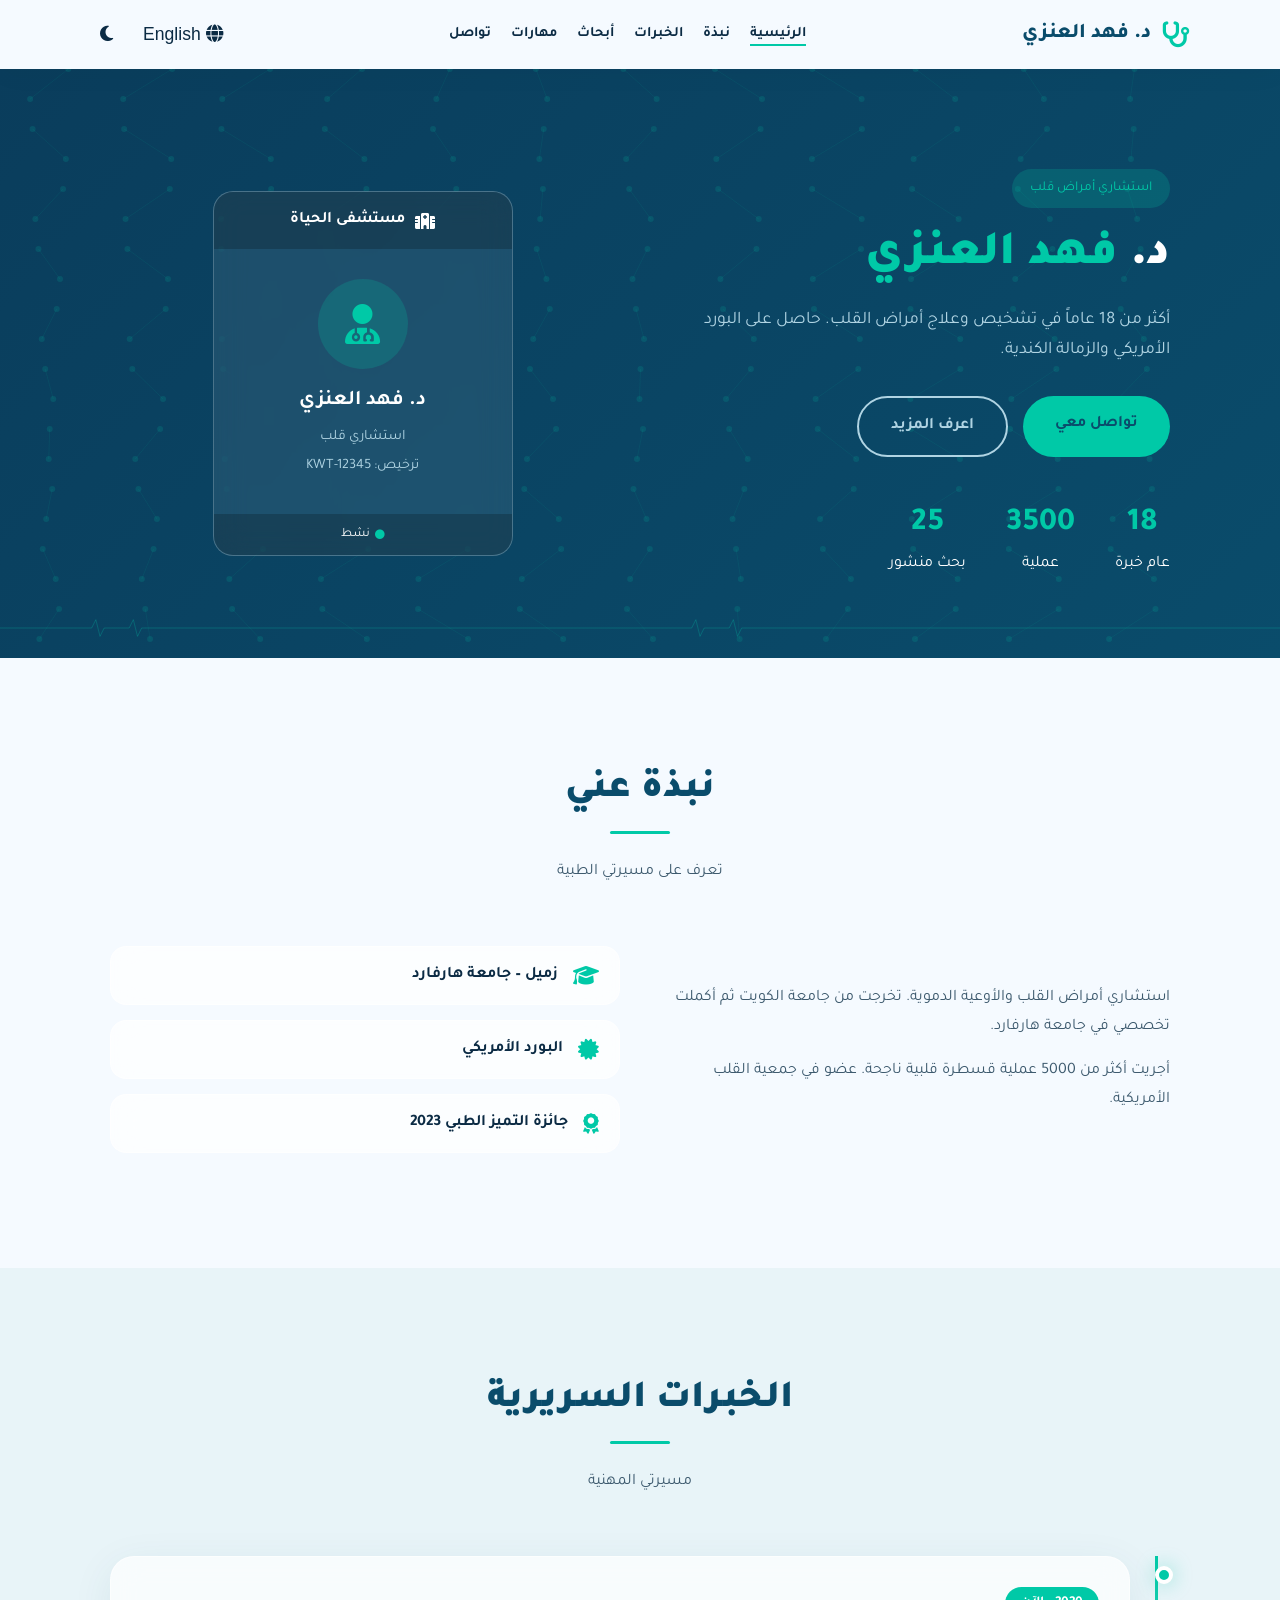
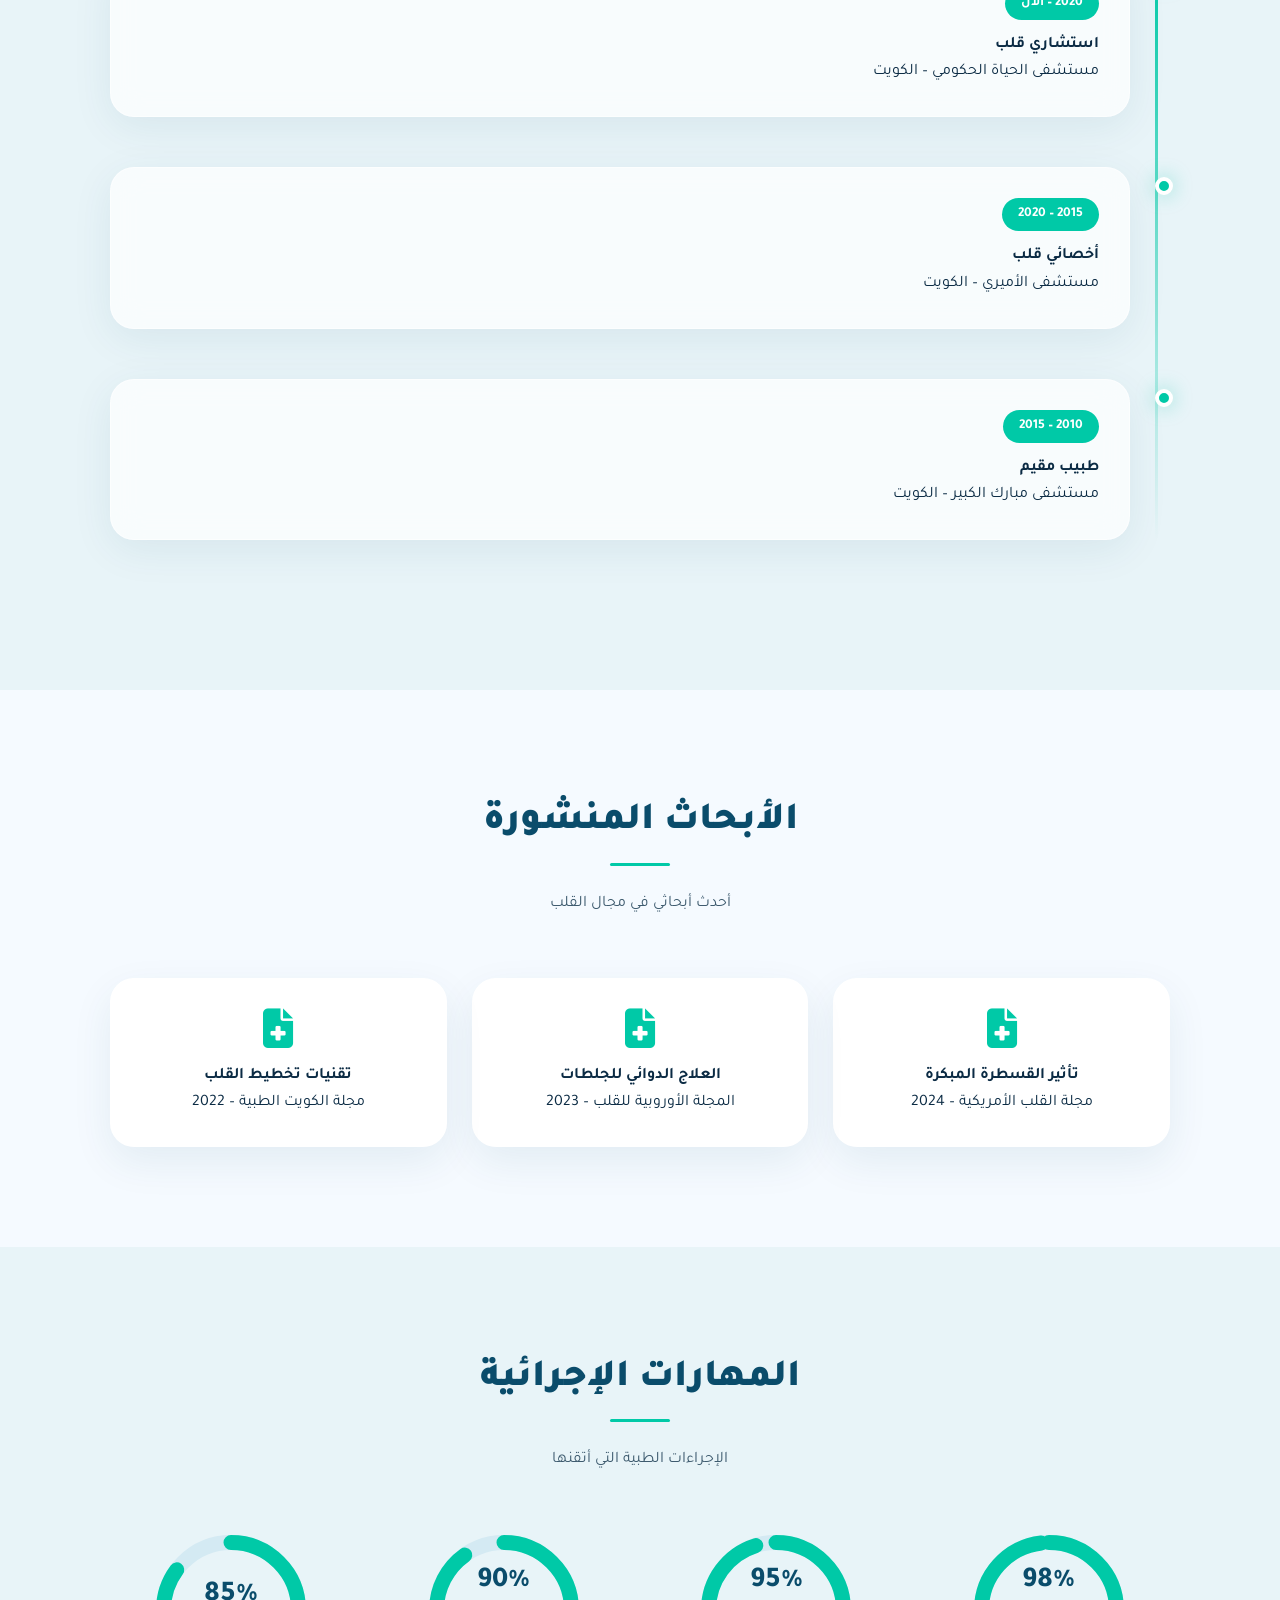
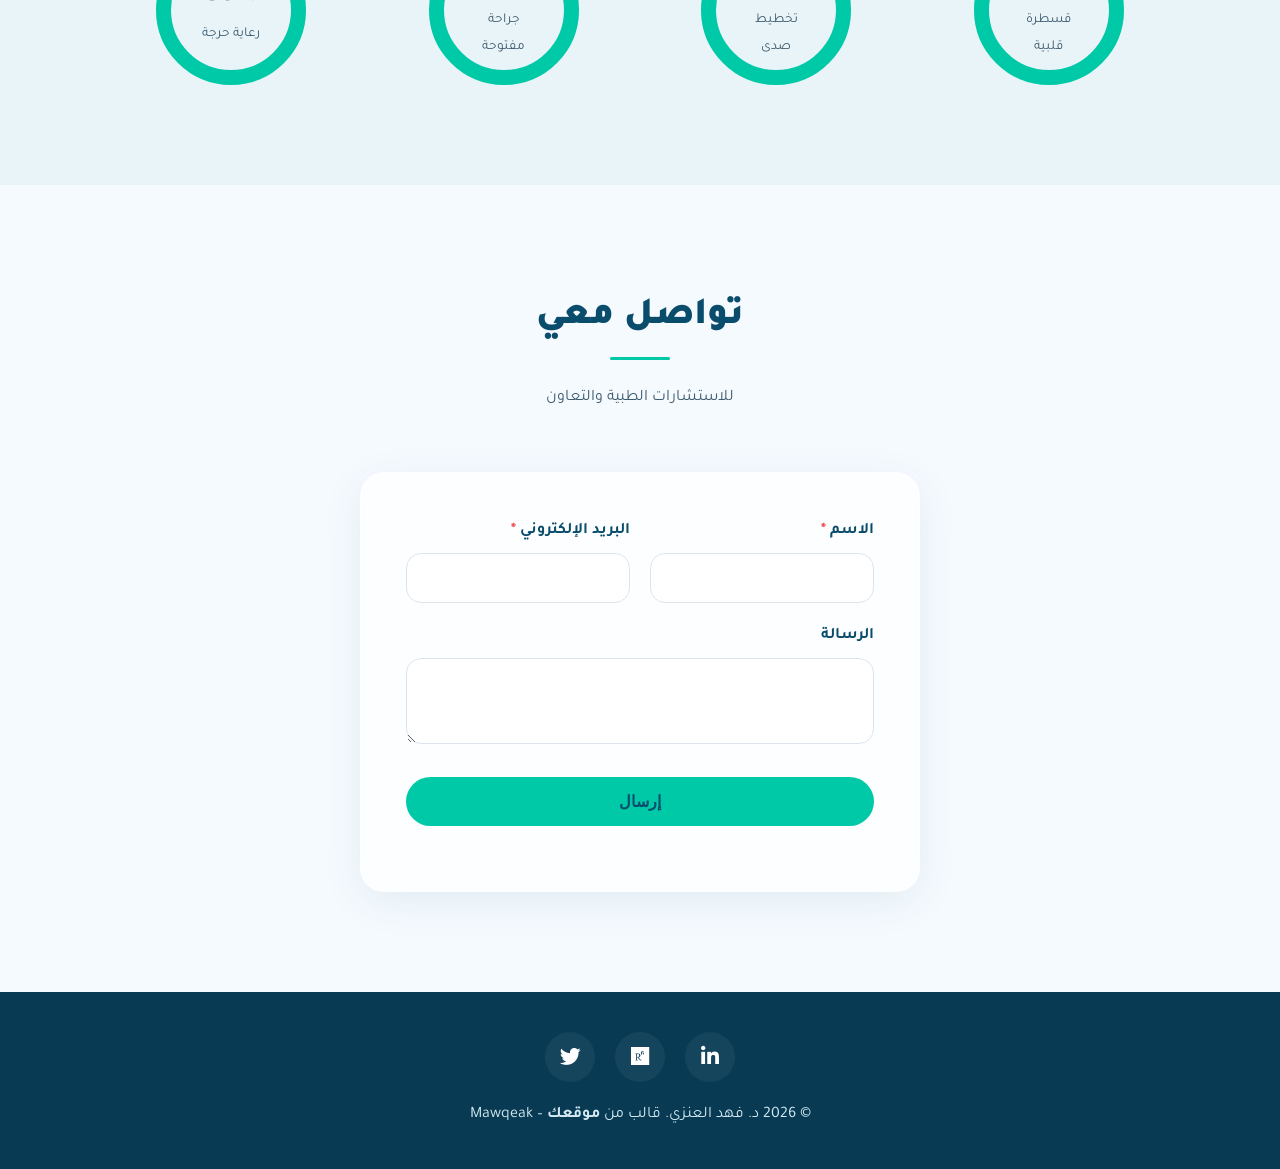
<file: index.html>
<!DOCTYPE html>
<html lang="ar" dir="rtl">
<head>
    <meta charset="UTF-8">
    <meta name="viewport" content="width=device-width, initial-scale=1.0">
    <title data-i18n="page_title">د. فهد العنزي | استشاري قلب</title>
    <link rel="icon" type="image/svg+xml" href="data:image/svg+xml,%3Csvg xmlns='http://www.w3.org/2000/svg' viewBox='0 0 100 100'%3E%3Crect width='100' height='100' rx='20' fill='%230a4c6b'/%3E%3Ctext x='50' y='65' text-anchor='middle' fill='%2300c9a7' font-size='40' font-weight='bold'%3E+%3C/text%3E%3C/svg%3E">
    <link href="https://fonts.googleapis.com/css2?family=Tajawal:wght@300;400;500;700;800;900&family=Poppins:wght@300;400;500;600;700&display=swap" rel="stylesheet">
    <link rel="stylesheet" href="https://cdnjs.cloudflare.com/ajax/libs/font-awesome/6.5.0/css/all.min.css">
    <link href="https://unpkg.com/aos@2.3.1/dist/aos.css" rel="stylesheet">
    <link rel="stylesheet" href="css/style.css">
    <link rel="stylesheet" href="css/dark-mode.css" id="dark-mode-css" disabled>
</head>
<body>
    <!-- HEADER -->
    <header class="header" id="header">
        <div class="container header-container">
            <a href="#home" class="logo">
                <i class="fas fa-stethoscope"></i>
                <span data-i18n="brand_name">د. فهد العنزي</span>
            </a>
            <nav class="nav-menu" id="navMenu">
                <ul class="nav-list">
                    <li><a href="#home" class="active" data-i18n="nav_home">الرئيسية</a></li>
                    <li><a href="#about" data-i18n="nav_about">نبذة</a></li>
                    <li><a href="#experience" data-i18n="nav_exp">الخبرات</a></li>
                    <li><a href="#research" data-i18n="nav_research">أبحاث</a></li>
                    <li><a href="#skills" data-i18n="nav_skills">مهارات</a></li>
                    <li><a href="#contact" data-i18n="nav_contact">تواصل</a></li>
                </ul>
            </nav>
            <div class="header-actions">
                <button id="langToggle" class="icon-btn"><i class="fas fa-globe"></i> <span>English</span></button>
                <button id="darkModeToggle" class="icon-btn"><i class="fas fa-moon"></i></button>
            </div>
        </div>
    </header>

    <!-- HERO -->
    <section class="hero" id="home">
        <canvas id="dnaCanvas"></canvas>
        <div class="hero-ecg"></div>
        <div class="container hero-content">
            <div class="hero-text" data-aos="fade-left">
                <span class="hero-badge" data-i18n="hero_badge">استشاري أمراض قلب</span>
                <h1><span data-i18n="hero_hello">د.</span> <span class="accent" data-i18n="hero_name">فهد العنزي</span></h1>
                <p data-i18n="hero_desc">أكثر من 18 عاماً في تشخيص وعلاج أمراض القلب. حاصل على البورد الأمريكي والزمالة الكندية.</p>
                <div class="hero-btns">
                    <a href="#contact" class="btn btn-primary" data-i18n="hero_btn1">تواصل معي</a>
                    <a href="#about" class="btn btn-outline" data-i18n="hero_btn2">اعرف المزيد</a>
                </div>
                <div class="hero-stats">
                    <div><span class="counter" data-target="18">0</span> <span data-i18n="stat_years">عام خبرة</span></div>
                    <div><span class="counter" data-target="5000">0</span> <span data-i18n="stat_surgeries">عملية</span></div>
                    <div><span class="counter" data-target="25">0</span> <span data-i18n="stat_papers">بحث منشور</span></div>
                </div>
            </div>
            <div class="hero-visual" data-aos="fade-right">
                <div class="id-card">
                    <div class="id-card-header">
                        <i class="fas fa-hospital"></i>
                        <span>مستشفى الحياة</span>
                    </div>
                    <div class="id-card-body">
                        <div class="id-avatar"><i class="fas fa-user-md"></i></div>
                        <h3 data-i18n="brand_name">د. فهد العنزي</h3>
                        <p data-i18n="id_specialty">استشاري قلب</p>
                        <p data-i18n="id_license">ترخيص: KWT-12345</p>
                    </div>
                    <div class="id-card-footer">
                        <i class="fas fa-circle" style="color:#00c9a7;font-size:0.6rem;"></i> <span>نشط</span>
                    </div>
                </div>
            </div>
        </div>
    </section>

    <!-- ABOUT with ID Card Style -->
    <section class="section" id="about">
        <div class="container">
            <div class="section-header" data-aos="fade-up">
                <h2 data-i18n="about_title">نبذة عني</h2>
                <p data-i18n="about_sub">تعرف على مسيرتي الطبية</p>
            </div>
            <div class="about-grid">
                <div class="about-text" data-aos="fade-left">
                    <p data-i18n="about_desc1">استشاري أمراض القلب والأوعية الدموية. تخرجت من جامعة الكويت ثم أكملت تخصصي في جامعة هارفارد. أؤمن بأن كل مريض يستحق رعاية استثنائية.</p>
                    <p data-i18n="about_desc2">أجريت أكثر من 5000 عملية قسطرة قلبية ناجحة. عضو في جمعية القلب الأمريكية والجمعية الأوروبية لأمراض القلب.</p>
                </div>
                <div class="about-cards" data-aos="fade-right">
                    <div class="mini-card"><i class="fas fa-graduation-cap"></i><span data-i18n="edu_harvard">زميل – جامعة هارفارد</span></div>
                    <div class="mini-card"><i class="fas fa-certificate"></i><span data-i18n="cert_board">البورد الأمريكي</span></div>
                    <div class="mini-card"><i class="fas fa-award"></i><span data-i18n="award_excellence">جائزة التميز الطبي 2023</span></div>
                </div>
            </div>
        </div>
    </section>

    <!-- EXPERIENCE Timeline -->
    <section class="section bg-light" id="experience">
        <div class="container">
            <div class="section-header" data-aos="fade-up">
                <h2 data-i18n="exp_title">الخبرات السريرية</h2>
                <p data-i18n="exp_sub">مسيرتي المهنية</p>
            </div>
            <div class="timeline">
                <div class="timeline-item" data-aos="fade-right"><div class="timeline-dot pulse"></div><div class="timeline-content glass-card"><span class="timeline-date">2020 – <span data-i18n="exp_now">الآن</span></span><h4 data-i18n="exp1_title">استشاري قلب</h4><p data-i18n="exp1_place">مستشفى الحياة الحكومي – الكويت</p></div></div>
                <div class="timeline-item" data-aos="fade-left"><div class="timeline-dot pulse"></div><div class="timeline-content glass-card"><span class="timeline-date">2015 – 2020</span><h4 data-i18n="exp2_title">أخصائي قلب</h4><p data-i18n="exp2_place">مستشفى الأميري – الكويت</p></div></div>
                <div class="timeline-item" data-aos="fade-right"><div class="timeline-dot pulse"></div><div class="timeline-content glass-card"><span class="timeline-date">2010 – 2015</span><h4 data-i18n="exp3_title">طبيب مقيم</h4><p data-i18n="exp3_place">مستشفى مبارك الكبير – الكويت</p></div></div>
            </div>
        </div>
    </section>

    <!-- RESEARCH -->
    <section class="section" id="research">
        <div class="container">
            <div class="section-header" data-aos="fade-up">
                <h2 data-i18n="research_title">الأبحاث المنشورة</h2>
                <p data-i18n="research_sub">أحدث أبحاثي في مجال القلب</p>
            </div>
            <div class="research-grid">
                <div class="research-card" data-aos="fade-up"><i class="fas fa-file-medical"></i><h4 data-i18n="paper1_title">تأثير القسطرة المبكرة</h4><p data-i18n="paper1_journal">مجلة القلب الأمريكية – 2024</p></div>
                <div class="research-card" data-aos="fade-up" data-aos-delay="100"><i class="fas fa-file-medical"></i><h4 data-i18n="paper2_title">العلاج الدوائي للجلطات</h4><p data-i18n="paper2_journal">المجلة الأوروبية للقلب – 2023</p></div>
                <div class="research-card" data-aos="fade-up" data-aos-delay="200"><i class="fas fa-file-medical"></i><h4 data-i18n="paper3_title">تقنيات تخطيط القلب</h4><p data-i18n="paper3_journal">مجلة الكويت الطبية – 2022</p></div>
            </div>
        </div>
    </section>

    <!-- SKILLS with Donut Charts -->
    <section class="section bg-light" id="skills">
        <div class="container">
            <div class="section-header" data-aos="fade-up">
                <h2 data-i18n="skills_title">المهارات الإجرائية</h2>
                <p data-i18n="skills_sub">الإجراءات الطبية التي أتقنها</p>
            </div>
            <div class="skills-grid">
                <div class="skill-donut" data-aos="zoom-in"><svg viewBox="0 0 100 100"><circle class="bg-circle" cx="50" cy="50" r="45"/><circle class="fg-circle" cx="50" cy="50" r="45" data-percent="98"/></svg><div class="donut-text"><span class="percent">98%</span><span class="label" data-i18n="skill1">قسطرة قلبية</span></div></div>
                <div class="skill-donut" data-aos="zoom-in" data-aos-delay="100"><svg viewBox="0 0 100 100"><circle class="bg-circle" cx="50" cy="50" r="45"/><circle class="fg-circle" cx="50" cy="50" r="45" data-percent="95"/></svg><div class="donut-text"><span class="percent">95%</span><span class="label" data-i18n="skill2">تخطيط صدى</span></div></div>
                <div class="skill-donut" data-aos="zoom-in" data-aos-delay="200"><svg viewBox="0 0 100 100"><circle class="bg-circle" cx="50" cy="50" r="45"/><circle class="fg-circle" cx="50" cy="50" r="45" data-percent="90"/></svg><div class="donut-text"><span class="percent">90%</span><span class="label" data-i18n="skill3">جراحة مفتوحة</span></div></div>
                <div class="skill-donut" data-aos="zoom-in" data-aos-delay="300"><svg viewBox="0 0 100 100"><circle class="bg-circle" cx="50" cy="50" r="45"/><circle class="fg-circle" cx="50" cy="50" r="45" data-percent="85"/></svg><div class="donut-text"><span class="percent">85%</span><span class="label" data-i18n="skill4">رعاية حرجة</span></div></div>
            </div>
        </div>
    </section>

    <!-- CONTACT -->
    <section class="section booking" id="contact">
        <div class="container booking-container">
            <div class="section-header" data-aos="fade-down">
                <h2 data-i18n="contact_title">تواصل معي</h2>
                <p data-i18n="contact_sub">للاستشارات الطبية والتعاون</p>
            </div>
            <form id="bookingForm" class="booking-form glass-card" data-aos="zoom-in">
                <div class="form-row">
                    <div class="form-group required-field"><label data-i18n="form_name">الاسم</label><input type="text" id="name" required></div>
                    <div class="form-group required-field"><label data-i18n="form_email">البريد الإلكتروني</label><input type="email" id="email" required></div>
                </div>
                <div class="form-group full"><label data-i18n="form_msg">الرسالة</label><textarea id="message" rows="3"></textarea></div>
                <button type="button" class="btn btn-primary btn-block" data-i18n="form_submit" onclick="submitContact()">إرسال</button>
                <div id="formFeedback" class="form-feedback"></div>
            </form>
        </div>
    </section>

    <!-- FOOTER -->
    <footer class="footer">
        <div class="container footer-content">
            <div class="social-links">
                <a href="#"><i class="fab fa-linkedin-in"></i></a>
                <a href="#"><i class="fab fa-researchgate"></i></a>
                <a href="#"><i class="fab fa-twitter"></i></a>
            </div>
            <p data-i18n="copyright">© 2026 د. فهد العنزي. قالب من <strong>موقعك</strong> – Mawqeak</p>
        </div>
    </footer>

    <!-- BOTTOM NAV -->
    <nav class="bottom-nav" id="bottomNav">
        <a href="#home" class="bottom-nav-item active"><i class="fas fa-home"></i><span data-i18n="nav_home">الرئيسية</span></a>
        <a href="#experience" class="bottom-nav-item"><i class="fas fa-briefcase"></i><span data-i18n="nav_exp">خبرات</span></a>
        <a href="#research" class="bottom-nav-item"><i class="fas fa-flask"></i><span data-i18n="nav_research">أبحاث</span></a>
        <a href="#contact" class="bottom-nav-item"><i class="fas fa-envelope"></i><span data-i18n="nav_contact">تواصل</span></a>
    </nav>

    <script src="https://unpkg.com/aos@2.3.1/dist/aos.js"></script>
    <script src="js/lang.js"></script>
    <script src="js/main.js"></script>
</body>
</html>
</file>
<file: css/style.css>
:root {
    --primary: #0a4c6b;
    --primary-dark: #083b53;
    --accent: #00c9a7;
    --accent-hover: #00b894;
    --bg: #f5faff;
    --bg-secondary: #e8f4f8;
    --text: #0b2b44;
    --text-light: #3d5a6e;
    --card-bg: #ffffff;
    --glass-bg: rgba(255,255,255,0.7);
    --glass-border: rgba(255,255,255,0.5);
    --glass-shadow: 0 10px 40px rgba(10,76,107,0.08);
    --header-bg: rgba(245,250,255,0.9);
    --radius: 24px;
    --transition: 0.3s ease;
}
html{scroll-behavior: smooth;}
* { margin:0; padding:0; box-sizing:border-box; }
body { font-family: 'Tajawal', sans-serif; background: var(--bg); color: var(--text); line-height:1.7; }
.container { max-width:1100px; margin:0 auto; padding:0 20px; }
a { text-decoration:none; color:inherit; }

/* Header */
.header { background: var(--header-bg); backdrop-filter: blur(20px); box-shadow:0 5px 30px rgba(0,0,0,0.03); position:sticky; top:0; z-index:1000; transition: transform 0.4s ease; }
.header-hidden { transform: translateY(-100%); }
.header-container { display:flex; align-items:center; justify-content:space-between; padding:14px 0; }
.logo { display:flex; align-items:center; gap:10px; font-size:1.3rem; font-weight:800; color:var(--primary); }
.logo i { font-size:1.6rem; color:var(--accent); }
.nav-list { display:flex; gap:20px; list-style:none; }
.nav-list a { font-weight:600; color:var(--text); padding-bottom:5px; position:relative; font-size:0.9rem; }
.nav-list a::after { content:''; position:absolute; bottom:0; left:0; width:0; height:2px; background:var(--accent); transition:width var(--transition); }
.nav-list a:hover::after, .nav-list a.active::after { width:100%; }
.header-actions { display:flex; align-items:center; gap:10px; }
.icon-btn { background:transparent; border:none; font-size:1.1rem; cursor:pointer; color:var(--text); padding:10px; border-radius:50%; transition:all var(--transition); }
.icon-btn:hover { background:rgba(0,201,167,0.1); color:var(--accent); }

/* Hero */
.hero { background: linear-gradient(135deg, #0a3d5c, #0a4c6b); color:#fff; padding:100px 0 80px; position:relative; overflow:hidden; }
#dnaCanvas { position:absolute; top:0; left:0; width:100%; height:100%; z-index:0; }
.hero-ecg { position:absolute; bottom:0; left:0; width:100%; height:60px; z-index:1; background: url("data:image/svg+xml,%3Csvg xmlns='http://www.w3.org/2000/svg' viewBox='0 0 1440 60'%3E%3Cpath d='M0 30 L200 30 L220 30 L230 10 L240 50 L250 30 L260 30 L300 30 L310 30 L320 10 L330 50 L340 30 L350 30 L1440 30' fill='none' stroke='rgba(0,201,167,0.3)' stroke-width='2'/%3E%3C/svg%3E") repeat-x; background-size: 600px 60px; animation: ecgMove 4s linear infinite; }
@keyframes ecgMove { 0% { background-position: 0 0; } 100% { background-position: 600px 0; } }
.hero-content { position:relative; z-index:2; display:flex; align-items:center; gap:50px; }
.hero-text { flex:1; }
.hero-badge { display:inline-block; background:rgba(0,201,167,0.2); color:var(--accent); padding:8px 18px; border-radius:20px; font-size:0.85rem; margin-bottom:20px; }
.hero-text h1 { font-size:3rem; font-weight:900; line-height:1.2; margin-bottom:20px; }
.hero-text .accent { color:var(--accent); }
.hero-text p { font-size:1.1rem; color:#b0d4e3; margin-bottom:30px; }
.hero-btns { display:flex; gap:15px; flex-wrap:wrap; }
.btn { display:inline-block; padding:15px 32px; border-radius:50px; font-weight:700; text-align:center; transition:all 0.3s ease; cursor:pointer; border:none; font-size:1rem; position:relative; overflow:hidden; }
.btn-primary { background:var(--accent); color:#0a4c6b; }
.btn-primary:hover { background:var(--accent-hover); transform:translateY(-3px); box-shadow:0 15px 30px rgba(0,201,167,0.4); }
.btn-outline { border:2px solid #b0d4e3; color:#b0d4e3; background:transparent; }
.btn-outline:hover { background:#fff; color:var(--primary); transform:translateY(-3px); }
.btn-block { width:100%; }
.hero-stats { display:flex; gap:40px; margin-top:40px; }
.hero-stats div { text-align:center; }
.hero-stats span:first-child { display:block; font-size:2rem; font-weight:800; color:var(--accent); }

/* ID Card */
.hero-visual { flex:1; text-align:center; }
.id-card { width:300px; margin:0 auto; background:rgba(255,255,255,0.08); backdrop-filter: blur(15px); border-radius:20px; overflow:hidden; border:1px solid rgba(255,255,255,0.2); transition:0.4s; }
.id-card:hover { transform:translateY(-5px); box-shadow:0 20px 50px rgba(0,0,0,0.3); }
.id-card-header { background:rgba(0,0,0,0.2); padding:15px; display:flex; align-items:center; gap:10px; justify-content:center; font-weight:700; }
.id-card-body { padding:30px 20px; text-align:center; }
.id-avatar { width:90px; height:90px; border-radius:50%; background:rgba(0,201,167,0.2); display:flex; align-items:center; justify-content:center; margin:0 auto 15px; font-size:2.5rem; color:var(--accent); }
.id-card-body h3 { font-size:1.3rem; margin-bottom:5px; }
.id-card-body p { color:#b0d4e3; font-size:0.9rem; margin-bottom:5px; }
.id-card-footer { background:rgba(0,0,0,0.2); padding:10px; text-align:center; font-size:0.8rem; display:flex; align-items:center; justify-content:center; gap:5px; }

/* Sections */
.section { padding:100px 0; }
.bg-light { background:var(--bg-secondary); }
.section-header { text-align:center; margin-bottom:60px; }
.section-header h2 { font-size:2.4rem; font-weight:900; color:var(--primary); margin-bottom:15px; position:relative; display:inline-block; }
.section-header h2::after { content:''; position:absolute; bottom:-10px; left:50%; transform:translateX(-50%); width:60px; height:3px; background:var(--accent); border-radius:10px; }
.section-header p { color:var(--text-light); margin-top:20px; }

/* About */
.about-grid { display:grid; grid-template-columns:1fr 1fr; gap:40px; align-items:center; }
.about-text p { color:var(--text-light); margin-bottom:15px; line-height:1.8; }
.mini-card { background:var(--glass-bg); backdrop-filter: blur(15px); border:1px solid var(--glass-border); border-radius:16px; padding:15px 20px; margin-bottom:15px; display:flex; align-items:center; gap:15px; font-weight:600; transition:0.3s; }
.mini-card:hover { transform:translateX(-5px); background:var(--accent); color:#fff; }
.mini-card i { color:var(--accent); font-size:1.3rem; }
.mini-card:hover i { color:#fff; }

/* Timeline */
.timeline { position:relative; }
[dir="rtl"] .timeline { padding-right:40px; }
[dir="rtl"] .timeline::before { right:12px; }
[dir="rtl"] .timeline-dot { right:-43px; }
[dir="ltr"] .timeline { padding-left:40px; }
[dir="ltr"] .timeline::before { left:12px; }
[dir="ltr"] .timeline-dot { left:-43px; }
.timeline::before { content:''; position:absolute; top:0; bottom:0; width:3px; background:linear-gradient(180deg, var(--accent), transparent); }
.timeline-item { position:relative; margin-bottom:50px; }
.timeline-dot { position:absolute; top:10px; width:18px; height:18px; border-radius:50%; background:var(--accent); border:4px solid #fff; box-shadow:0 0 20px rgba(0,201,167,0.4); }
.timeline-dot.pulse { animation:pulse 2s infinite; }
@keyframes pulse { 0%{box-shadow:0 0 0 0 rgba(0,201,167,0.4);} 70%{box-shadow:0 0 0 20px rgba(0,201,167,0);} 100%{box-shadow:0 0 0 0 rgba(0,201,167,0);} }
.glass-card { background:var(--glass-bg); backdrop-filter: blur(15px); border:1px solid var(--glass-border); border-radius:var(--radius); padding:30px; box-shadow:var(--glass-shadow); transition:0.3s; }
.glass-card:hover { transform:translateY(-5px); box-shadow:0 20px 50px rgba(10,76,107,0.15); }
.timeline-date { display:inline-block; padding:5px 16px; background:var(--accent); color:#fff; border-radius:20px; font-size:0.85rem; font-weight:700; margin-bottom:12px; }

/* Research */
.research-grid { display:grid; grid-template-columns:repeat(auto-fit, minmax(280px,1fr)); gap:25px; }
.research-card { background:var(--card-bg); border-radius:var(--radius); padding:30px; text-align:center; box-shadow:0 15px 40px rgba(10,76,107,0.08); transition:0.3s; }
.research-card:hover { transform:translateY(-8px); box-shadow:0 25px 50px rgba(10,76,107,0.15); }
.research-card i { font-size:2.5rem; color:var(--accent); margin-bottom:15px; }

/* Skills Donut */
.skills-grid { display:grid; grid-template-columns:repeat(auto-fit, minmax(180px,1fr)); gap:30px; justify-items:center; }
.skill-donut { position:relative; width:150px; height:150px; transition:0.3s; }
.skill-donut:hover { transform:scale(1.1); }
.skill-donut svg { width:100%; height:100%; transform:rotate(-90deg); }
.bg-circle { fill:none; stroke:#d4eaf3; stroke-width:10; }
.fg-circle { fill:none; stroke:var(--accent); stroke-width:10; stroke-linecap:round; stroke-dasharray:283; stroke-dashoffset:283; transition:stroke-dashoffset 1.5s ease; }
.donut-text { position:absolute; top:50%; left:50%; transform:translate(-50%,-50%); text-align:center; }
.donut-text .percent { font-size:1.8rem; font-weight:800; color:var(--primary); display:block; }
.donut-text .label { font-size:0.85rem; color:var(--text-light); }

/* Contact */
.booking-container { max-width:600px; margin:0 auto; }
.booking-form { border-radius:var(--radius); padding:45px; }
.form-row { display:grid; grid-template-columns:1fr 1fr; gap:20px; }
.form-group { margin-bottom:20px; }
.form-group.full { grid-column:span 2; }
.form-group label { font-weight:600; display:block; margin-bottom:8px; color:var(--primary); }
.form-group input, .form-group textarea { width:100%; padding:15px; border:1px solid #dde4ec; border-radius:15px; font-family:inherit; font-size:0.95rem; transition:0.3s; }
.form-group input:focus, .form-group textarea:focus { border-color:var(--accent); outline:none; box-shadow:0 0 0 4px rgba(0,201,167,0.1); }
.required-field label::after { content:" *"; color:#ef4444; }
.form-feedback { text-align:center; margin-top:20px; font-weight:600; }

/* Footer */
.footer { background:var(--primary-dark); color:#d4eaf3; padding:40px 0; text-align:center; }
.footer .social-links { display:flex; justify-content:center; gap:20px; margin-bottom:20px; }
.footer .social-links a { width:50px; height:50px; border-radius:50%; background:rgba(255,255,255,0.05); display:flex; align-items:center; justify-content:center; color:#fff; font-size:1.3rem; transition:0.3s; }
.footer .social-links a:hover { background:var(--accent); color:var(--primary); }

/* Bottom Nav */
.bottom-nav { display:none; position:fixed; bottom:0; left:0; width:100%; background:var(--card-bg); backdrop-filter: blur(20px); box-shadow:0 -5px 30px rgba(0,0,0,0.05); z-index:999; justify-content:space-around; padding:12px 0; transition:transform 0.4s ease; }
.bottom-nav-hidden { transform:translateY(100%); }
.bottom-nav-item { display:flex; flex-direction:column; align-items:center; gap:5px; color:var(--text-light); font-size:0.75rem; }
.bottom-nav-item i { font-size:1.3rem; }
.bottom-nav-item.active { color:var(--accent); font-weight:700; }

/* Responsive */
@media (max-width:992px) { .hero-content { flex-direction:column-reverse; text-align:center; } .hero-text h1 { font-size:2.2rem; } .hero-stats { justify-content:center; } .about-grid { grid-template-columns:1fr; } }
@media (max-width:768px) {
    .nav-list { display:none !important; }
    .hero-avatar { width:200px; height:200px; font-size:5rem; }
    .form-row { grid-template-columns:1fr; }
    .form-group.full { grid-column:span 1; }
    .bottom-nav { display:flex; }
    body { padding-bottom:75px; }
}
</file>
<file: css/dark-mode.css>
/* ========== Dark Mode - All White Text ========== */
body.dark {
    --bg: #0a1622;
    --bg-secondary: #112233;
    --text: #ffffff;
    --text-light: #e0e8f0;
    --card-bg: #112233;
    --glass-bg: rgba(17,34,51,0.7);
    --glass-border: rgba(255,255,255,0.08);
    --glass-shadow: 0 10px 40px rgba(0,0,0,0.4);
    --header-bg: rgba(10,22,34,0.95);
}

/* جميع النصوص الأساسية */
body.dark,
body.dark h1, body.dark h2, body.dark h3, body.dark h4, body.dark h5, body.dark h6,
body.dark p, body.dark span, body.dark a, body.dark li, body.dark label,
body.dark .nav-list a, body.dark .logo, body.dark .icon-btn,
body.dark .section-header h2, body.dark .section-header p,
body.dark .about-text p, body.dark .mini-card, body.dark .mini-card span,
body.dark .timeline-content h4, body.dark .timeline-content p,
body.dark .research-card h4, body.dark .research-card p,
body.dark .id-card-body h3, body.dark .id-card-body p,
body.dark .id-card-footer span,
body.dark .glass-card h4, body.dark .glass-card p,
body.dark .donut-text .percent, body.dark .donut-text .label,
body.dark .form-group label,
body.dark .bottom-nav-item,
body.dark .footer p,
body.dark .booking-form input,
body.dark .booking-form textarea {
    color: #ffffff !important;
}

/* استثناءات للتمييز */
body.dark .accent,
body.dark .hero-text .accent { color: #00c9a7 !important; }
body.dark .hero-badge { color: #00c9a7 !important; }
body.dark .hero-text p { color: #b0d4e3 !important; }
body.dark .hero-stats span:first-child { color: #00c9a7 !important; }
body.dark .hero-stats span:last-child { color: #b0d4e3 !important; }
body.dark .timeline-date { background: #00c9a7; color: #0a1622 !important; }
body.dark .id-card-header { background: rgba(0,0,0,0.3); }
body.dark .id-card-footer { background: rgba(0,0,0,0.3); }

/* أزرار */
body.dark .btn-outline { border-color: #00c9a7; color: #00c9a7 !important; }
body.dark .btn-outline:hover { background: #00c9a7; color: #0a1622 !important; }
body.dark .btn-primary { background: #00c9a7; color: #0a1622 !important; }
body.dark .btn-primary:hover { background: #00b894; }

/* أيقونات */
body.dark .mini-card i { color: #00c9a7 !important; }
body.dark .mini-card:hover i { color: #0a1622 !important; }
body.dark .mini-card:hover { background: #00c9a7; color: #0a1622 !important; }
body.dark .mini-card:hover span { color: #0a1622 !important; }
body.dark .research-card i { color: #00c9a7 !important; }

/* المخططات الدائرية */
body.dark .bg-circle { stroke: #1a3344; }
body.dark .fg-circle { stroke: #00c9a7; }

/* الفوتر */
body.dark .footer { background: #060e18; }
body.dark .footer .social-links a { background: rgba(255,255,255,0.05); color: #fff; }
body.dark .footer .social-links a:hover { background: #00c9a7; color: #0a1622 !important; }

/* النموذج */
body.dark .booking-form input,
body.dark .booking-form textarea {
    background: rgba(255,255,255,0.03);
    border-color: rgba(255,255,255,0.1);
}
body.dark .booking-form input::placeholder,
body.dark .booking-form textarea::placeholder { color: #6b8a9e; }

/* الشريط السفلي */
body.dark .bottom-nav { background: #0e1e2e; border-top: 1px solid rgba(255,255,255,0.05); }
body.dark .bottom-nav-item.active { color: #00c9a7 !important; }

/* البطاقة الزجاجية */
body.dark .glass-card { background: rgba(17,34,51,0.8); border-color: rgba(255,255,255,0.08); }
</file>
